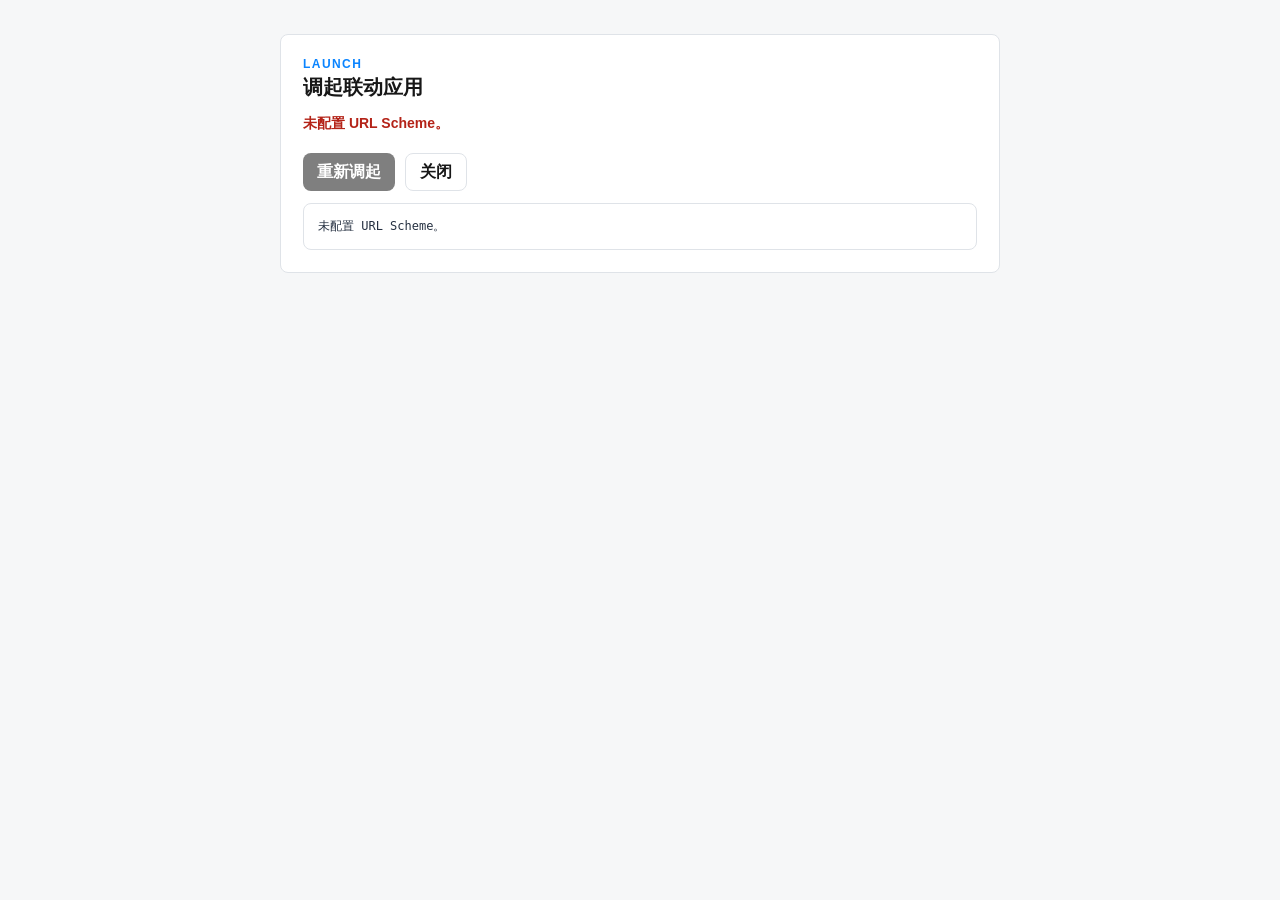
<file: extensions/linkpeek-chrome/launcher.html>
<!doctype html>
<html lang="zh-CN">
<head>
    <meta charset="utf-8">
    <meta name="viewport" content="width=device-width, initial-scale=1">
    <title>LinkPeek 调起应用</title>
    <link rel="stylesheet" href="src/options.css">
</head>
<body>
<main class="shell launcher-shell">
    <section class="panel launcher-panel">
        <div class="panel-head">
            <div>
                <p class="panel-kicker">Launch</p>
                <h2>调起联动应用</h2>
            </div>
        </div>
        <p class="feedback" id="launcher-feedback">正在调起配置的 URL Scheme...</p>
        <div class="button-row">
            <button type="button" id="launch-button">重新调起</button>
            <button type="button" id="close-button" class="secondary">关闭</button>
        </div>
        <pre id="launcher-target"></pre>
    </section>
</main>
<script type="module" src="src/launcher.mjs"></script>
</body>
</html>
</file>
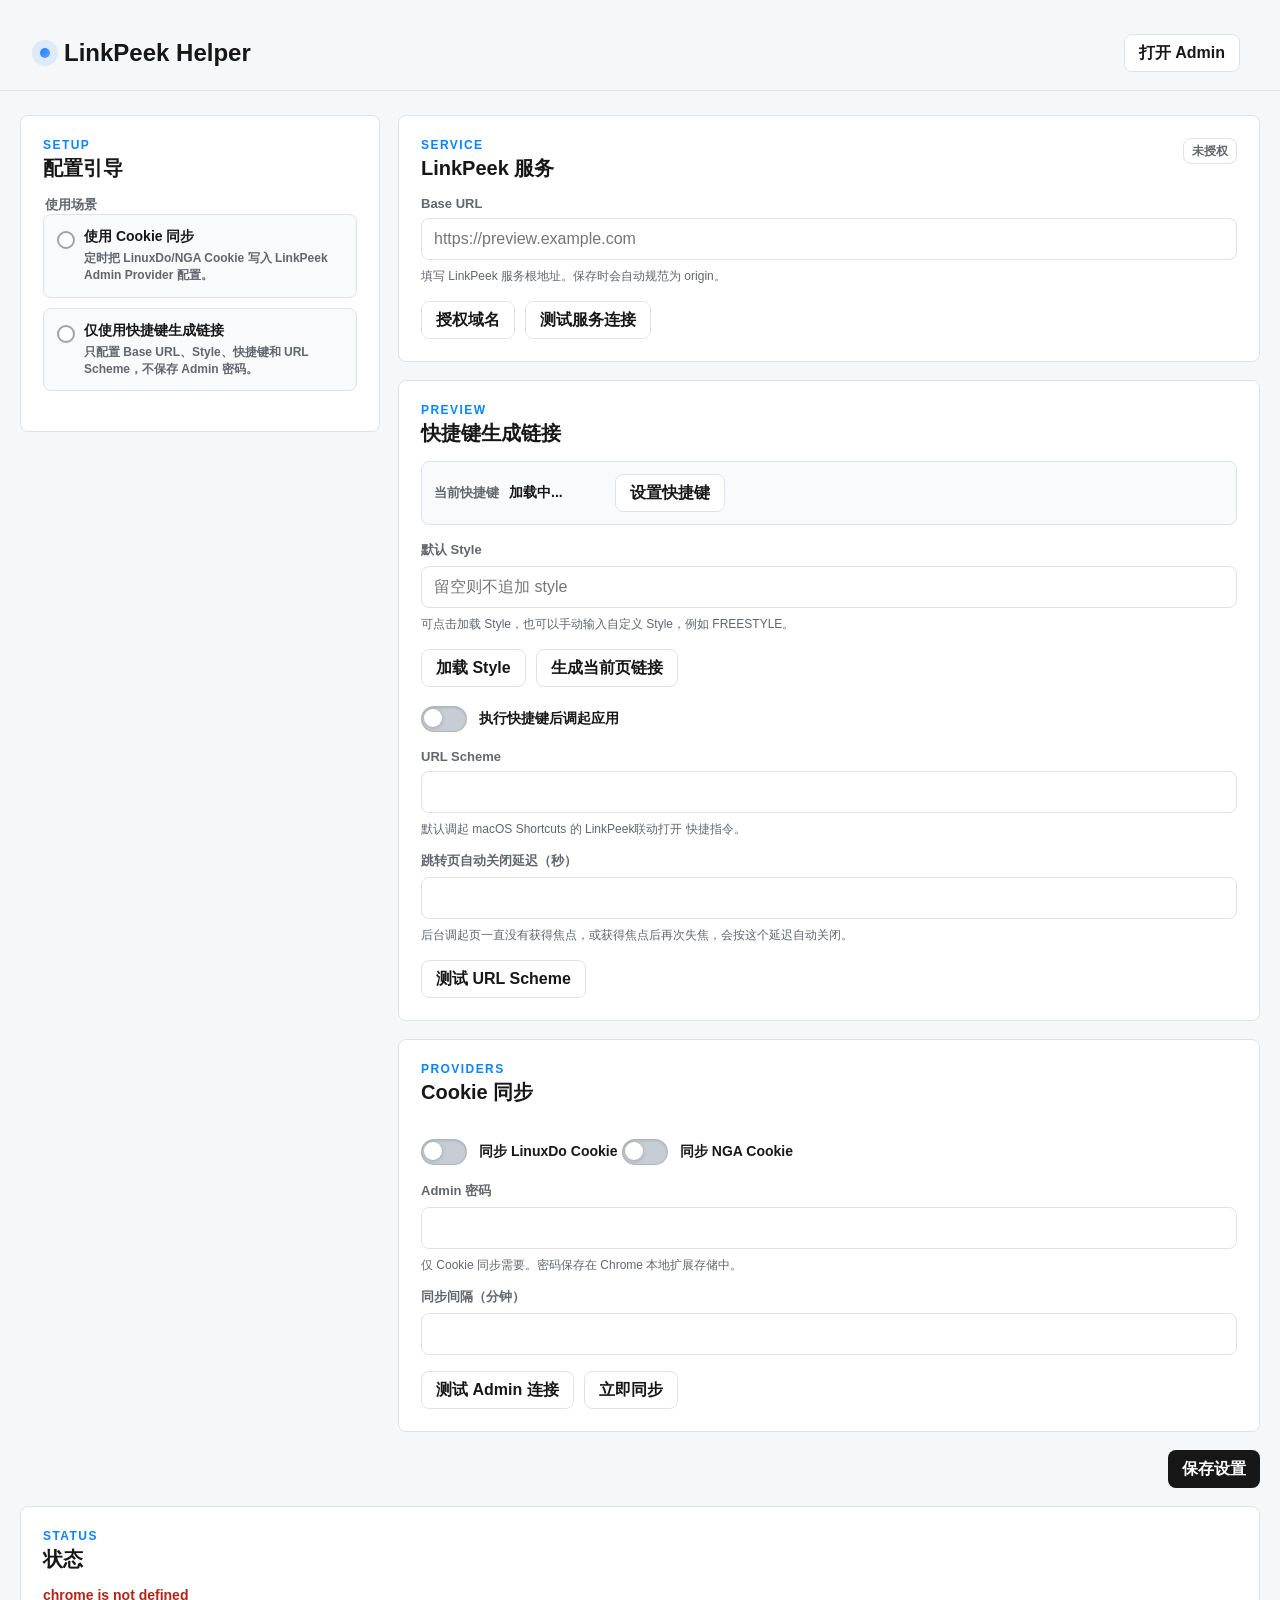
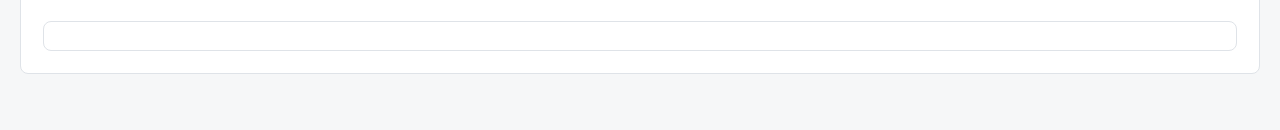
<file: extensions/linkpeek-chrome/options.html>
<!doctype html>
<html lang="zh-CN">
<head>
    <meta charset="utf-8">
    <meta name="viewport" content="width=device-width, initial-scale=1">
    <title>LinkPeek Helper 设置</title>
    <link rel="stylesheet" href="src/options.css">
</head>
<body>
<main class="shell">
    <header class="topbar">
        <div class="topbar-brand brand-mark">
            <span class="brand-dot" aria-hidden="true"></span>
            <span class="brand-text">LinkPeek Helper</span>
        </div>
        <div class="topbar-actions">
            <button type="button" id="open-admin-button" class="secondary">打开 Admin</button>
        </div>
    </header>

    <form id="options-form" class="options-layout">
        <section class="panel setup-panel">
            <div class="panel-head">
                <div>
                    <p class="panel-kicker">Setup</p>
                    <h2>配置引导</h2>
                </div>
            </div>

            <fieldset class="mode-selector">
                <legend>使用场景</legend>
                <label class="mode-card">
                    <input type="radio" name="setupMode" value="cookie-sync">
                    <span>
                        <strong>使用 Cookie 同步</strong>
                        <small>定时把 LinuxDo/NGA Cookie 写入 LinkPeek Admin Provider 配置。</small>
                    </span>
                </label>
                <label class="mode-card">
                    <input type="radio" name="setupMode" value="shortcut-only">
                    <span>
                        <strong>仅使用快捷键生成链接</strong>
                        <small>只配置 Base URL、Style、快捷键和 URL Scheme，不保存 Admin 密码。</small>
                    </span>
                </label>
            </fieldset>

            <ol id="setup-steps" class="setup-steps"></ol>
        </section>

        <div class="settings-stack">
            <section class="panel">
                <div class="panel-head">
                    <div>
                        <p class="panel-kicker">Service</p>
                        <h2>LinkPeek 服务</h2>
                    </div>
                    <span id="permission-state" class="state-pill">未授权</span>
                </div>
                <label>
                    <span>Base URL</span>
                    <input id="base-url" name="baseUrl" type="text" placeholder="https://preview.example.com" autocomplete="url">
                    <small class="field-hint">填写 LinkPeek 服务根地址。保存时会自动规范为 origin。</small>
                </label>
                <div class="button-row">
                    <button type="button" id="request-permission-button" class="secondary">授权域名</button>
                    <button type="button" id="test-connection-button" class="secondary">测试服务连接</button>
                </div>
            </section>

            <section class="panel">
                <div class="panel-head">
                    <div>
                        <p class="panel-kicker">Preview</p>
                        <h2>快捷键生成链接</h2>
                    </div>
                </div>
                <div class="shortcut-status">
                    <span>当前快捷键</span>
                    <strong id="shortcut-value">加载中...</strong>
                    <button type="button" id="shortcut-settings-button" class="secondary">设置快捷键</button>
                </div>
                <label>
                    <span>默认 Style</span>
                    <input id="default-style" name="defaultStyle" type="text" list="style-list" placeholder="留空则不追加 style">
                    <datalist id="style-list"></datalist>
                    <small class="field-hint">可点击加载 Style，也可以手动输入自定义 Style，例如 FREESTYLE。</small>
                </label>
                <div class="button-row">
                    <button type="button" id="load-styles-button" class="secondary">加载 Style</button>
                    <button type="button" id="generate-link-button" class="secondary">生成当前页链接</button>
                </div>
                <label class="checkbox-row">
                    <input id="launch-app-enabled" name="launchAppEnabled" type="checkbox">
                    <span>执行快捷键后调起应用</span>
                </label>
                <label>
                    <span>URL Scheme</span>
                    <input id="app-launch-url" name="appLaunchUrl" type="text" autocomplete="off">
                    <small class="field-hint">默认调起 macOS Shortcuts 的 LinkPeek联动打开 快捷指令。</small>
                </label>
                <label>
                    <span>跳转页自动关闭延迟（秒）</span>
                    <input id="launcher-close-delay-seconds" name="launcherCloseDelaySeconds" type="number" min="1" max="120" step="1">
                    <small class="field-hint">后台调起页一直没有获得焦点，或获得焦点后再次失焦，会按这个延迟自动关闭。</small>
                </label>
                <div class="button-row">
                    <button type="button" id="test-app-launch-button" class="secondary">测试 URL Scheme</button>
                </div>
            </section>

            <section class="panel cookie-sync-section" data-cookie-sync-section>
                <div class="panel-head">
                    <div>
                        <p class="panel-kicker">Providers</p>
                        <h2>Cookie 同步</h2>
                    </div>
                </div>
                <label class="checkbox-row">
                    <input id="linuxdo-sync-enabled" name="linuxDoSyncEnabled" type="checkbox">
                    <span>同步 LinuxDo Cookie</span>
                </label>
                <label class="checkbox-row">
                    <input id="nga-sync-enabled" name="ngaSyncEnabled" type="checkbox">
                    <span>同步 NGA Cookie</span>
                </label>
                <label>
                    <span>Admin 密码</span>
                    <input id="admin-password" name="adminPassword" type="password" autocomplete="current-password">
                    <small class="field-hint">仅 Cookie 同步需要。密码保存在 Chrome 本地扩展存储中。</small>
                </label>
                <label>
                    <span>同步间隔（分钟）</span>
                    <input id="sync-interval-minutes" name="syncIntervalMinutes" type="number" min="1" max="1440" step="1">
                </label>
                <div class="button-row">
                    <button type="button" id="test-admin-connection-button" class="secondary">测试 Admin 连接</button>
                    <button type="button" id="manual-sync-button" class="secondary">立即同步</button>
                </div>
            </section>

            <div class="actions">
                <button type="submit">保存设置</button>
            </div>
        </div>
    </form>

    <section class="panel status-panel">
        <div class="panel-head">
            <div>
                <p class="panel-kicker">Status</p>
                <h2>状态</h2>
            </div>
        </div>
        <p id="feedback" class="feedback" role="status" aria-live="polite"></p>
        <pre id="status-output"></pre>
    </section>
</main>

<script type="module" src="src/options.mjs"></script>
</body>
</html>
</file>
<file: extensions/linkpeek-chrome/src/options.css>
:root {
    color-scheme: light;
    --bg: #f6f7f8;
    --surface: #ffffff;
    --surface-muted: #f9fafb;
    --text: #171717;
    --muted: #62666d;
    --line: #dfe3e8;
    --accent: #0a84ff;
    --danger: #b42318;
    --success: #087443;
    --warning: #8a6400;
}

* {
    box-sizing: border-box;
}

[hidden] {
    display: none !important;
}

body {
    margin: 0;
    min-width: 760px;
    background: var(--bg);
    color: var(--text);
    font-family: "Avenir Next", "SF Pro Display", "PingFang SC", sans-serif;
    overflow-x: hidden;
    -webkit-text-size-adjust: 100%;
    text-size-adjust: 100%;
}

button,
input {
    font: inherit;
}

button {
    position: relative;
    min-height: 38px;
    border: 0;
    border-radius: 8px;
    padding: 0 14px;
    overflow: hidden;
    background: var(--text);
    color: #ffffff;
    font-weight: 700;
    cursor: pointer;
}

button.secondary {
    border: 1px solid var(--line);
    background: #ffffff;
    color: var(--text);
}

button:hover:not(:disabled) {
    background: #2b2b2b;
}

button.secondary:hover:not(:disabled) {
    background: #f1f4f7;
}

button.is-success,
button.secondary.is-success {
    border-color: rgba(8, 116, 67, 0.28);
    background: var(--success);
    color: #ffffff;
}

button.is-error,
button.secondary.is-error {
    border-color: rgba(180, 35, 24, 0.28);
    background: var(--danger);
    color: #ffffff;
}

button:disabled {
    opacity: 0.55;
    cursor: not-allowed;
}

.shell {
    width: min(1280px, calc(100vw - 40px));
    margin: 0 auto 56px;
    padding-top: 16px;
}

.topbar {
    position: sticky;
    top: 0;
    z-index: 10;
    display: flex;
    align-items: center;
    justify-content: space-between;
    gap: 20px;
    margin: 0 calc((100vw - min(1280px, calc(100vw - 40px))) / -2) 24px;
    padding: 18px max(28px, calc((100vw - min(1280px, calc(100vw - 40px))) / 2 + 20px));
    border-bottom: 1px solid var(--line);
    background: rgba(246, 247, 248, 0.94);
    backdrop-filter: blur(18px);
    -webkit-backdrop-filter: blur(18px);
}

.topbar-brand {
    display: flex;
    align-items: center;
    gap: 14px;
    min-width: 0;
}

.topbar-actions,
.button-row,
.actions {
    display: flex;
    flex-wrap: wrap;
    align-items: center;
    gap: 10px;
}

.brand-dot {
    flex: 0 0 auto;
    width: 10px;
    height: 10px;
    border-radius: 999px;
    background: linear-gradient(135deg, var(--accent), #7c97ff);
    box-shadow: 0 0 0 8px rgba(10, 132, 255, 0.1);
}

.brand-text {
    min-width: 0;
    font-size: 24px;
    font-weight: 700;
    line-height: 1;
    letter-spacing: 0;
}

.options-layout {
    display: grid;
    grid-template-columns: minmax(280px, 360px) minmax(0, 1fr);
    align-items: start;
    gap: 18px;
}

.settings-stack {
    display: grid;
    gap: 18px;
    min-width: 0;
}

.panel {
    min-width: 0;
    padding: 22px;
    border: 1px solid var(--line);
    border-radius: 8px;
    background: var(--surface);
}

.setup-panel {
    position: sticky;
    top: 86px;
}

.panel-head {
    display: flex;
    flex-wrap: wrap;
    align-items: flex-start;
    justify-content: space-between;
    gap: 16px;
    margin-bottom: 16px;
}

.panel-head > * {
    min-width: 0;
}

.panel-kicker {
    margin: 0 0 4px;
    color: var(--accent);
    font-size: 12px;
    font-weight: 700;
    letter-spacing: 0.12em;
    text-transform: uppercase;
}

h2 {
    margin: 0;
    font-size: 20px;
    line-height: 1.2;
}

label {
    display: grid;
    gap: 7px;
    min-width: 0;
    margin-top: 14px;
}

label span,
legend {
    color: var(--muted);
    font-size: 13px;
    font-weight: 650;
}

.field-hint {
    color: var(--muted);
    font-size: 12px;
    line-height: 1.5;
}

input[type="text"],
input[type="password"],
input[type="number"] {
    width: 100%;
    min-width: 0;
    max-width: 100%;
    min-height: 42px;
    border: 1px solid var(--line);
    border-radius: 8px;
    padding: 0 12px;
    background: #ffffff;
    color: var(--text);
    outline: none;
}

input[type="text"]:focus,
input[type="password"]:focus,
input[type="number"]:focus {
    border-color: rgba(10, 132, 255, 0.45);
    box-shadow: 0 0 0 3px rgba(10, 132, 255, 0.12);
}

.mode-selector {
    display: grid;
    gap: 10px;
    min-width: 0;
    margin: 0 0 18px;
    border: 0;
    padding: 0;
}

.mode-card {
    position: relative;
    display: grid;
    margin: 0;
    cursor: pointer;
}

.mode-card input {
    position: absolute;
    width: 1px;
    height: 1px;
    opacity: 0;
    pointer-events: none;
}

.mode-card > span {
    display: grid;
    gap: 4px;
    min-width: 0;
    border: 1px solid var(--line);
    border-radius: 8px;
    padding: 12px 12px 12px 40px;
    background: var(--surface-muted);
    color: var(--text);
}

.mode-card > span::before {
    content: "";
    position: absolute;
    top: 17px;
    left: 14px;
    width: 14px;
    height: 14px;
    border: 2px solid #9aa4af;
    border-radius: 50%;
    background: #ffffff;
}

.mode-card input:checked + span {
    border-color: rgba(10, 132, 255, 0.45);
    background: #eef6ff;
}

.mode-card input:checked + span::before {
    border-color: var(--accent);
    box-shadow: inset 0 0 0 3px #ffffff;
    background: var(--accent);
}

.mode-card strong {
    color: var(--text);
    font-size: 14px;
    line-height: 1.35;
}

.mode-card small {
    color: var(--muted);
    font-size: 12px;
    line-height: 1.45;
}

.setup-steps {
    display: grid;
    gap: 10px;
    margin: 0;
    padding: 0;
    list-style: none;
}

.setup-step {
    display: grid;
    grid-template-columns: 34px minmax(0, 1fr) auto;
    align-items: start;
    gap: 10px;
    min-width: 0;
    border: 1px solid var(--line);
    border-radius: 8px;
    padding: 11px;
    background: #ffffff;
}

.setup-step.done {
    border-color: rgba(8, 116, 67, 0.22);
    background: #f1fbf6;
}

.setup-step.optional {
    background: var(--surface-muted);
}

.setup-index {
    display: inline-grid;
    place-items: center;
    width: 28px;
    height: 28px;
    border-radius: 8px;
    background: #edf1f5;
    color: var(--muted);
    font-size: 11px;
    font-weight: 800;
}

.setup-step.done .setup-index {
    background: var(--success);
    color: #ffffff;
}

.setup-step strong,
.setup-step small {
    display: block;
    min-width: 0;
}

.setup-step strong {
    font-size: 13px;
    line-height: 1.35;
}

.setup-step small {
    margin-top: 3px;
    color: var(--muted);
    font-size: 12px;
    line-height: 1.45;
}

.state-pill {
    display: inline-flex;
    align-items: center;
    justify-content: center;
    min-height: 26px;
    border: 1px solid var(--line);
    border-radius: 8px;
    padding: 0 8px;
    background: #ffffff;
    color: var(--muted);
    font-size: 12px;
    font-weight: 750;
    white-space: nowrap;
}

.state-pill.done,
.state-pill.success {
    border-color: rgba(8, 116, 67, 0.22);
    background: #eaf8f0;
    color: var(--success);
}

.state-pill.pending,
.state-pill.warning {
    border-color: rgba(138, 100, 0, 0.24);
    background: #fff8e5;
    color: var(--warning);
}

.state-pill.optional {
    background: #f4f6f8;
    color: var(--muted);
}

.shortcut-status {
    display: flex;
    align-items: center;
    flex-wrap: wrap;
    gap: 10px;
    margin: 0 0 16px;
    padding: 12px;
    border: 1px solid var(--line);
    border-radius: 8px;
    background: var(--surface-muted);
}

.shortcut-status span {
    color: var(--muted);
    font-size: 13px;
    font-weight: 700;
}

.shortcut-status strong {
    min-width: 96px;
    color: var(--text);
    font-size: 14px;
}

.shortcut-status strong.is-warning {
    color: var(--warning);
}

.checkbox-row {
    position: relative;
    display: inline-flex;
    align-items: center;
    min-height: 34px;
    gap: 0;
    cursor: pointer;
}

.checkbox-row > input[type="checkbox"] {
    position: absolute;
    width: 1px;
    height: 1px;
    margin: 0;
    opacity: 0;
    pointer-events: none;
}

.checkbox-row > input[type="checkbox"] + span {
    position: relative;
    display: block;
    min-width: 0;
    min-height: 28px;
    padding-left: 58px;
    color: var(--text);
    font-size: 14px;
    font-weight: 700;
    line-height: 28px;
}

.checkbox-row > input[type="checkbox"] + span::before {
    content: "";
    position: absolute;
    top: 2px;
    left: 0;
    width: 44px;
    height: 24px;
    border: 1px solid rgba(17, 17, 17, 0.12);
    border-radius: 999px;
    background: #c7cdd4;
    box-shadow: inset 0 1px 2px rgba(17, 17, 17, 0.12);
    transition: background 180ms ease, border-color 180ms ease, box-shadow 180ms ease;
}

.checkbox-row > input[type="checkbox"] + span::after {
    content: "";
    position: absolute;
    top: 5px;
    left: 3px;
    width: 18px;
    height: 18px;
    border-radius: 50%;
    background: #ffffff;
    box-shadow: 0 1px 4px rgba(17, 17, 17, 0.2);
    transition: transform 180ms ease;
}

.checkbox-row > input[type="checkbox"]:checked + span::before {
    border-color: rgba(8, 116, 67, 0.22);
    background: var(--success);
}

.checkbox-row > input[type="checkbox"]:checked + span::after {
    transform: translateX(20px);
}

.button-row {
    margin-top: 16px;
}

.actions {
    justify-content: flex-end;
}

.feedback {
    min-height: 22px;
    margin: 10px 0 0;
    color: var(--muted);
    font-size: 14px;
    font-weight: 650;
}

.feedback.error,
.feedback.is-error {
    color: var(--danger);
}

.feedback.success,
.feedback.is-success {
    color: var(--success);
}

.feedback.warning {
    color: var(--warning);
}

.status-panel {
    margin-top: 18px;
}

pre {
    margin: 12px 0 0;
    overflow: auto;
    max-height: 240px;
    border: 1px solid var(--line);
    border-radius: 8px;
    background: #ffffff;
    padding: 14px;
    color: #253041;
    font: 12px/1.45 ui-monospace, SFMono-Regular, Menlo, Consolas, monospace;
    white-space: pre-wrap;
}

.launcher-shell {
    width: min(720px, calc(100vw - 32px));
    min-width: 0;
}

.launcher-panel {
    margin-top: 18px;
}

@media (max-width: 960px) {
    body {
        min-width: 0;
    }

    .shell {
        width: min(100vw - 28px, 760px);
    }

    .topbar {
        margin-right: -14px;
        margin-left: -14px;
        padding-right: 18px;
        padding-left: 18px;
    }

    .options-layout {
        grid-template-columns: 1fr;
    }

    .setup-panel {
        position: static;
    }
}
</file>
